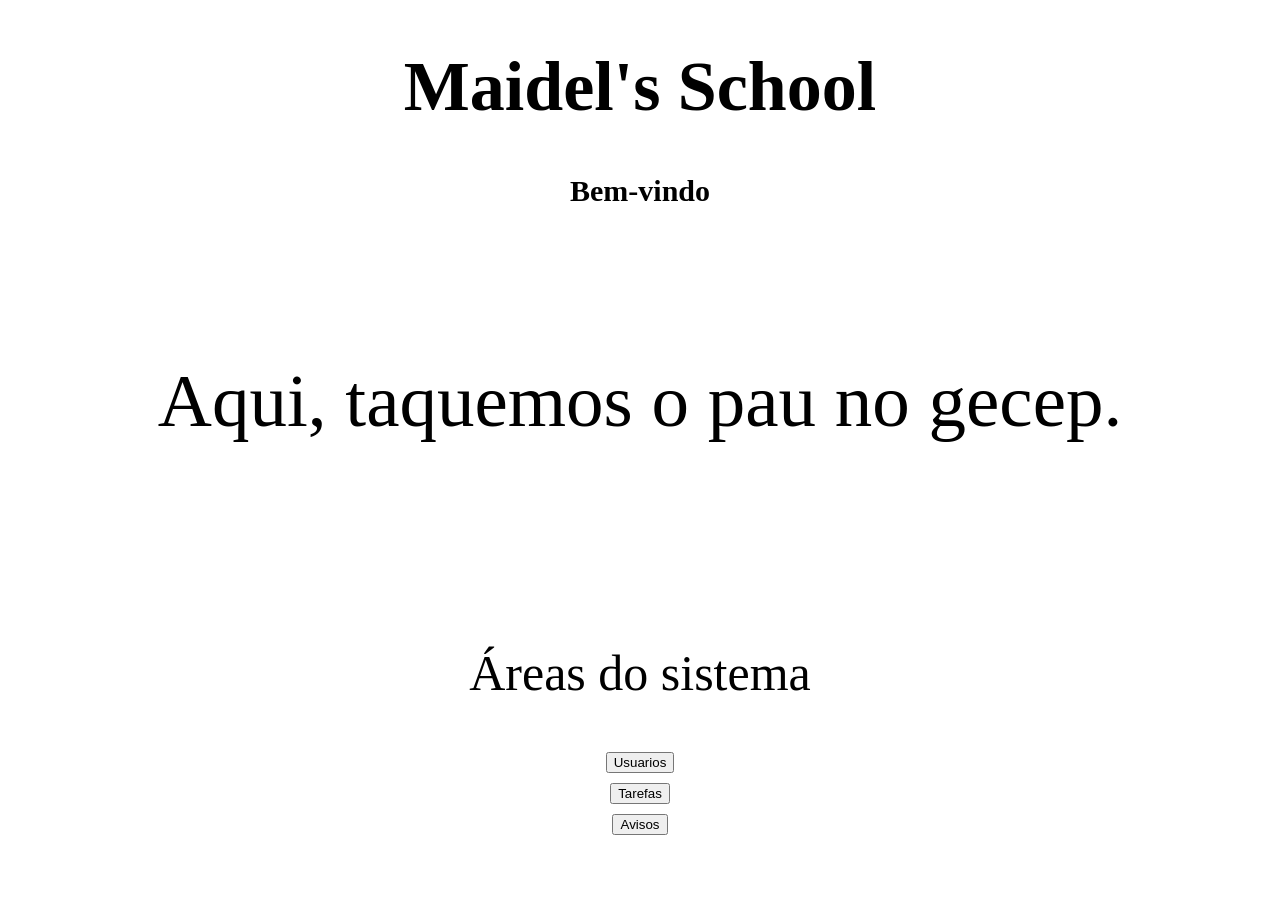
<file: atv1/index.html>
<!DOCTYPE html>
<html lang="pt-BR">

<head>
  <meta charset="UTF-8">
  <meta name="viewport" content="width=device-width, initial-scale=1.0">
  <link rel="stylesheet" href="style.css">
  <title>Maidel's Escola</title>
</head>

<body>
  <h1>Maidel's School</h1>

  <h2>Bem-vindo</h2>

  <div class="t1">
    Aqui, taquemos o pau no gecep.</div>

  <div class="t2">
    Áreas do sistema </div>

  <div class="botão">
   <button onclick="window.location.href='./pag2.html'">Usuarios</button>
  </div>

  <div class="botão2">
   <button onclick="window.location.href='./pag3.html'">Tarefas</button>
  </div>

   <div class="botão2">
   <button onclick="window.location.href='./pag4.html'">Avisos</button>
  </div>
  
</body>

</html>
</file>
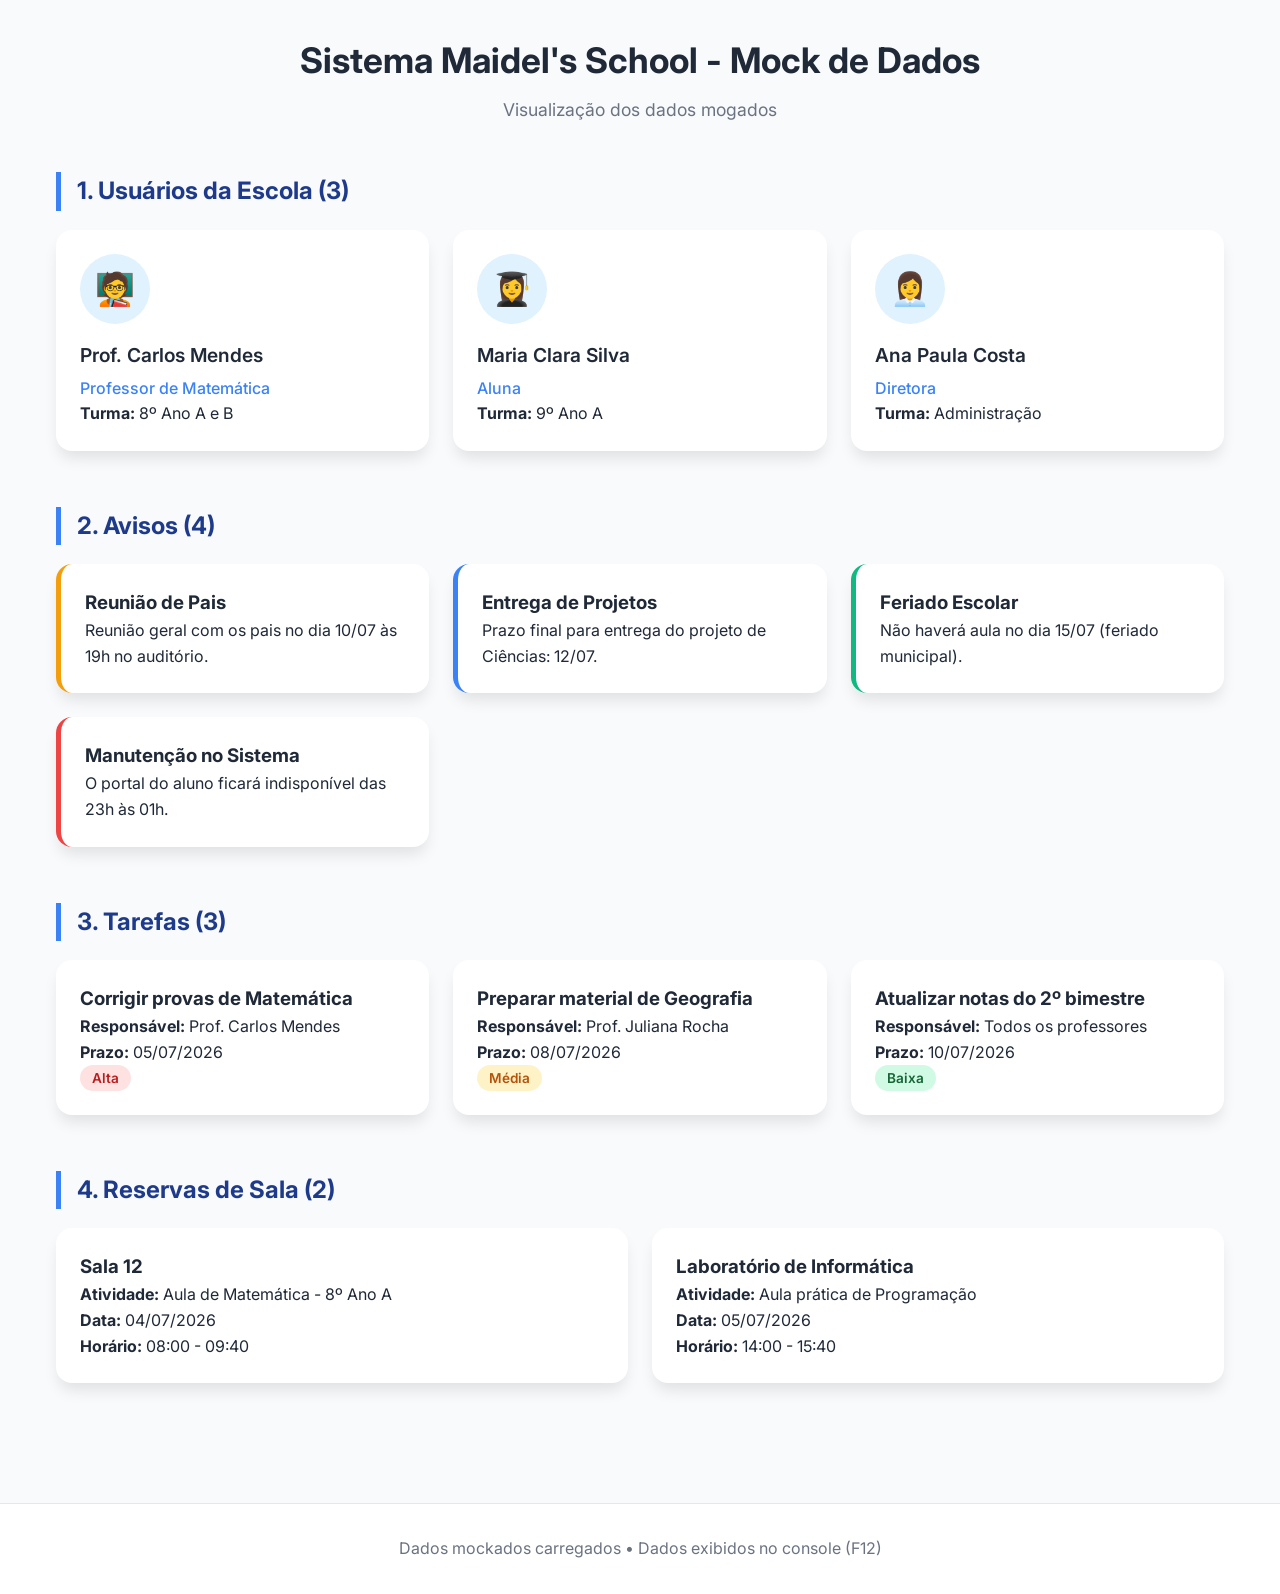
<file: atv13/index.html>
<!DOCTYPE html>
<html lang="pt-BR">
<head>
    <meta charset="UTF-8">
    <meta name="viewport" content="width=device-width, initial-scale=1.0">
    <title>Mock - Sistema Escolar</title>
    <link rel="stylesheet" href="style.css">
</head>
<body>
    <div class="container">
        <header>
            <h1>Sistema Maidel's School - Mock de Dados</h1>
            <p>Visualização dos dados mogados</p>
        </header>

        <main>
            <section class="section">
                <h2>1. Usuários da Escola (3)</h2>
                <div class="users-grid" id="usersContainer"></div>
            </section>

            <section class="section">
                <h2>2. Avisos (4)</h2>
                <div class="alerts-grid" id="alertsContainer"></div>
            </section>

            <section class="section">
                <h2>3. Tarefas (3)</h2>
                <div class="tasks-grid" id="tasksContainer"></div>
            </section>

            <section class="section">
                <h2>4. Reservas de Sala (2)</h2>
                <div class="reservations-grid" id="reservationsContainer"></div>
            </section>
        </main>
    </div>

    <footer>
        <p>Dados mockados carregados • <span id="log-info"></span></p>
    </footer>

    <script src="script.js"></script>
</body>
</html>
</file>
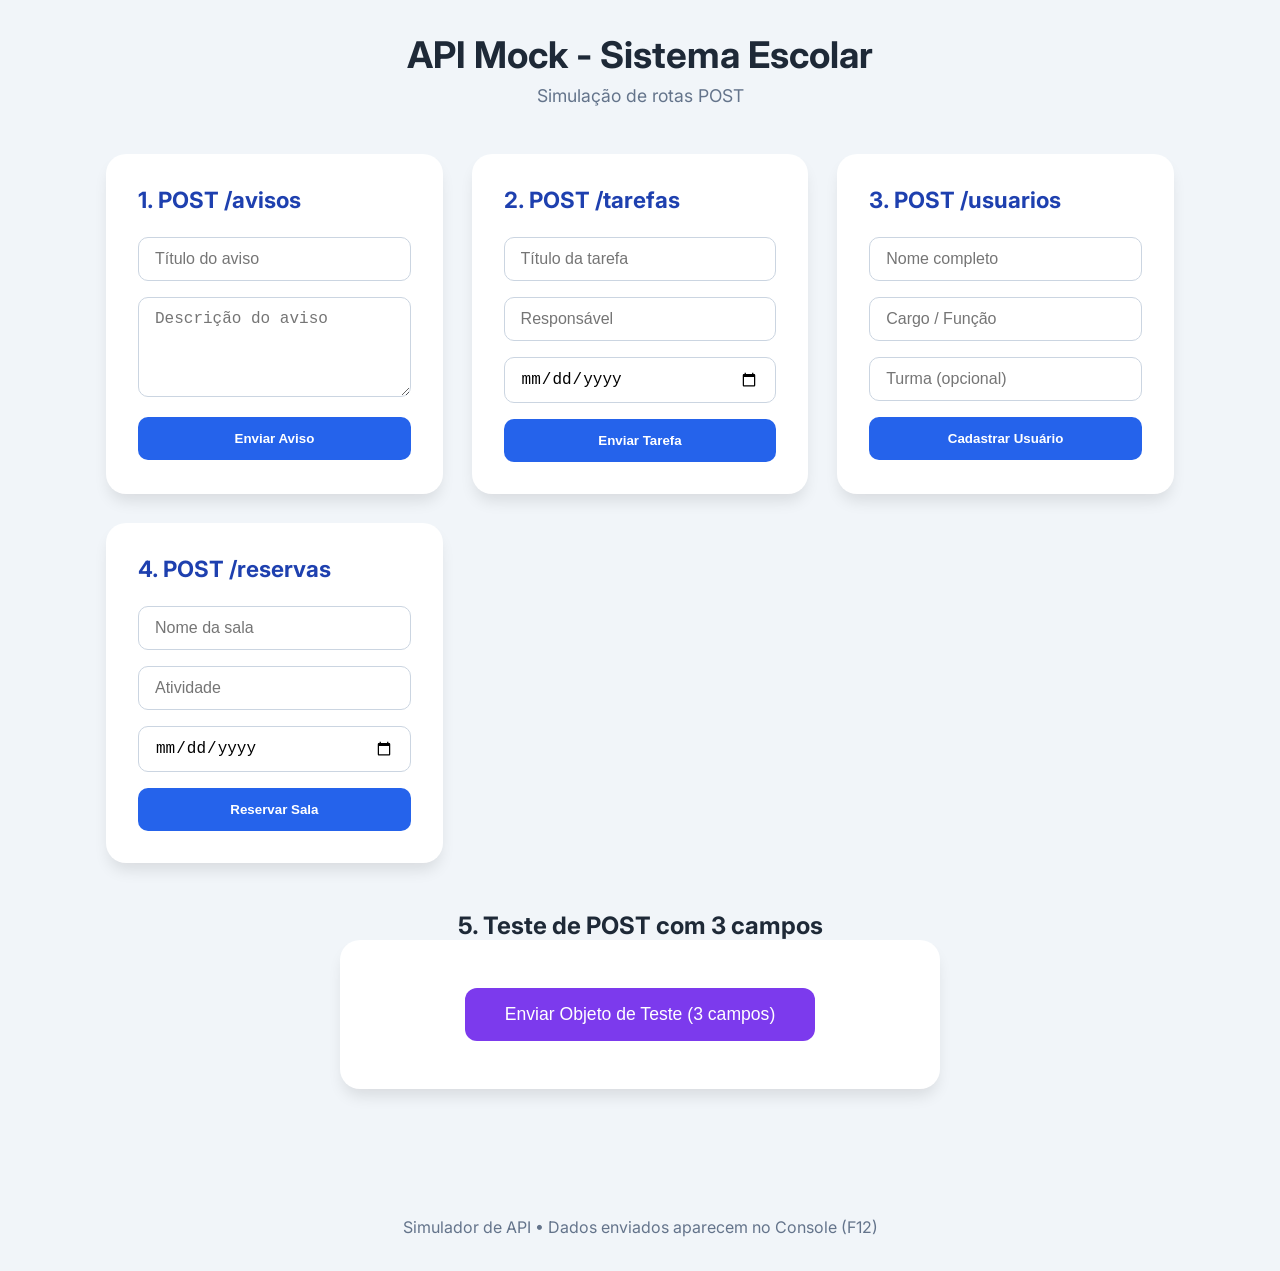
<file: atv14/index.html>
<!DOCTYPE html>
<html lang="pt-BR">
<head>
    <meta charset="UTF-8">
    <meta name="viewport" content="width=device-width, initial-scale=1.0">
    <title>API Mock - Rotas POST</title>
    <link rel="stylesheet" href="style.css">
</head>
<body>
    <div class="container">
        <header>
            <h1>API Mock - Sistema Escolar</h1>
            <p>Simulação de rotas POST</p>
        </header>

        <main class="forms-grid">
            
            <div class="card-form">
                <h2>1. POST /avisos</h2>
                <form id="avisoForm">
                    <input type="text" id="avisoTitulo" placeholder="Título do aviso" required>
                    <textarea id="avisoDesc" placeholder="Descrição do aviso" required></textarea>
                    <button type="submit">Enviar Aviso</button>
                </form>
            </div>

            <div class="card-form">
                <h2>2. POST /tarefas</h2>
                <form id="tarefaForm">
                    <input type="text" id="tarefaTitulo" placeholder="Título da tarefa" required>
                    <input type="text" id="tarefaResponsavel" placeholder="Responsável" required>
                    <input type="date" id="tarefaPrazo" required>
                    <button type="submit">Enviar Tarefa</button>
                </form>
            </div>

            <div class="card-form">
                <h2>3. POST /usuarios</h2>
                <form id="usuarioForm">
                    <input type="text" id="userNome" placeholder="Nome completo" required>
                    <input type="text" id="userCargo" placeholder="Cargo / Função" required>
                    <input type="text" id="userTurma" placeholder="Turma (opcional)">
                    <button type="submit">Cadastrar Usuário</button>
                </form>
            </div>

            <div class="card-form">
                <h2>4. POST /reservas</h2>
                <form id="reservaForm">
                    <input type="text" id="reservaSala" placeholder="Nome da sala" required>
                    <input type="text" id="reservaAtividade" placeholder="Atividade" required>
                    <input type="date" id="reservaData" required>
                    <button type="submit">Reservar Sala</button>
                </form>
            </div>

        </main>

        <section class="test-section">
            <h2>5. Teste de POST com 3 campos</h2>
            <div class="test-card">
                <button onclick="testarPost()" class="btn-test">
                    Enviar Objeto de Teste (3 campos)
                </button>
            </div>
        </section>
    </div>

    <footer>
        <p>Simulador de API • Dados enviados aparecem no Console (F12)</p>
    </footer>

    <script src="script.js"></script>
</body>
</html>
</file>
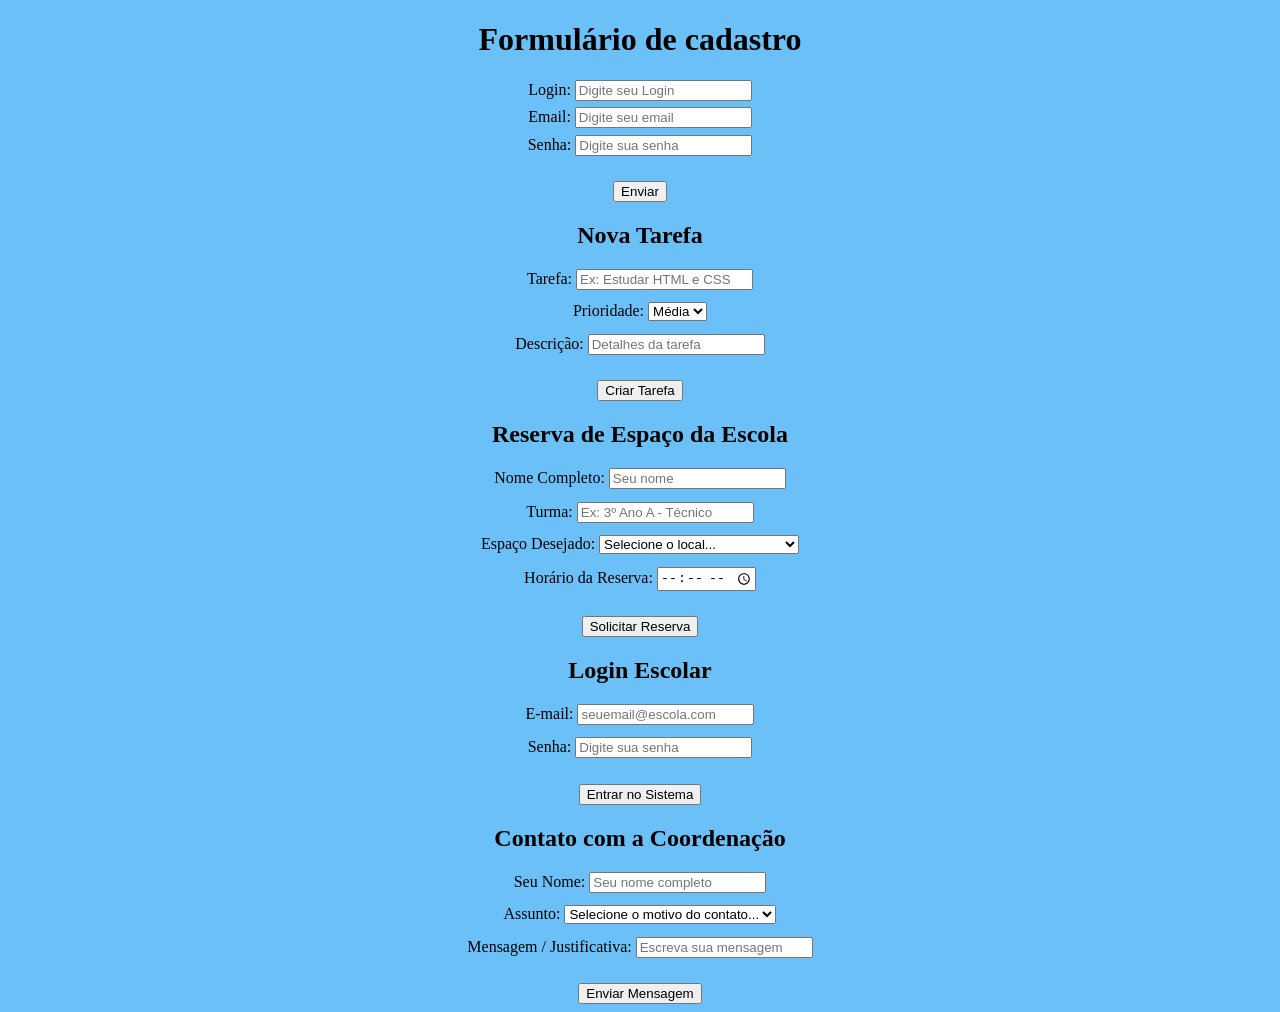
<file: atv3/index.html>
<!DOCTYPE html>
<html lang="en">
<head>
    <meta charset="UTF-8">
    <meta name="viewport" content="width=device-width, initial-scale=1.0">
    <link rel="stylesheet" href="style.css">
    <title>Document</title>
</head>
<body>
    <h1>Formulário de cadastro</h1>
    <div class="login">
        <label for="Login">Login:</label>
            <input type="text" id="Login" name="Login" placeholder="Digite seu Login" required>
        </div>
    <div class="login">
        <label for="Email">Email:</label>
            <input type="text" id="Email" name="Email" placeholder="Digite seu email" required>
        </div>
    <div class="login">
        <label for="Senha">Senha:</label>
            <input type="text" id="Senha" name="Senha" placeholder="Digite sua senha" required>
        </div>

        <div class="button">
        <Button type="submit">Enviar</Button>
        </div>



            <div class="card-formulario">
        <h2>Nova Tarefa</h2>

        <form action="#" method="POST">
            
            <div class="campo">
                <label for="titulo">Tarefa:</label>
                <input type="text" id="titulo" name="titulo" placeholder="Ex: Estudar HTML e CSS" required>
            </div>

            <div class="campo">
                <label for="prioridade">Prioridade:</label>
                <select id="prioridade" name="prioridade" required>
                    <option value="baixa">Baixa</option>
                    <option value="media" selected>Média</option>
                    <option value="alta">Alta</option>
                </select>
            </div>

            <div class="campo">
                <label for="descricao">Descrição:</label>
                <input type="descricao" name="descricao" rows="4" placeholder="Detalhes da tarefa">
            </div>

            <div class="container-botao">
                <button type="submit">Criar Tarefa</button>
            </div>

        </form>
    </div>

<div class="card-formulario">
        <h2>Reserva de Espaço da Escola</h2>
        <form action="#" method="POST">
            <div class="campo">
                <label for="nome-reserva">Nome Completo:</label>
                <input type="text" id="nome-reserva" name="nome" placeholder="Seu nome" required>
            </div>

            <div class="campo">
                <label for="turma">Turma:</label>
                <input type="text" id="turma" name="turma" placeholder="Ex: 3º Ano A - Técnico" required>
            </div>

            <div class="campo">
                <label for="espaco">Espaço Desejado:</label>
                <select id="espaco" name="espaco" required>
                    <option value="">Selecione o local...</option>
                    <option value="laboratorio">Laboratório de Informática</option>
                    <option value="biblioteca">Sala de Estudos da Biblioteca</option>
                    <option value="quadra">Quadra Poliesportiva</option>
                    <option value="auditorio">Auditório</option>
                </select>
            </div>

            <div class="campo">
                <label for="horario">Horário da Reserva:</label>
                <input type="time" id="horario" name="horario" required>
            </div>

            <div class="container-botao">
                <button type="submit">Solicitar Reserva</button>
            </div>
        </form>
    </div>

    <div class="card-formulario">
        <h2>Login Escolar</h2>
        <form action="#" method="POST">
            <div class="campo">
                <label for="email-login">E-mail:</label>
                <input type="email" id="email-login" name="email" placeholder="seuemail@escola.com" required>
            </div>

            <div class="campo">
                <label for="senha-login">Senha:</label>
                <input type="password" id="senha-login" name="senha" placeholder="Digite sua senha" required>
            </div>

            <div class="container-botao">
                <button type="submit">Entrar no Sistema</button>
            </div>
        </form>
    </div>

    <div class="card-formulario">
        <h2>Contato com a Coordenação</h2>
        <form action="#" method="POST">
            <div class="campo">
                <label for="nome-contato">Seu Nome:</label>
                <input type="text" id="nome-contato" name="nome" placeholder="Seu nome completo" required>
            </div>

            <div class="campo">
                <label for="assunto">Assunto:</label>
                <select id="assunto" name="assunto" required>
                    <option value="">Selecione o motivo do contato...</option>
                    <option value="duvida">Dúvida sobre Matérias/Horários</option>
                    <option value="justificativa">Justificativa de Falta</option>
                    <option value="sugestao">Sugestão ou Reclamação</option>
                    <option value="outro">Outros Assuntos</option>
                </select>
            </div>

            <div class="campo">
                <label for="mensagem">Mensagem / Justificativa:</label>
                <input type="mensagem" name="mensagem" rows="5" placeholder="Escreva sua mensagem" required>
            </div>

            <div class="container-botao">
                <button type="submit">Enviar Mensagem</button>
            </div>
        </form>
    </div>

</body>
</html>
</file>
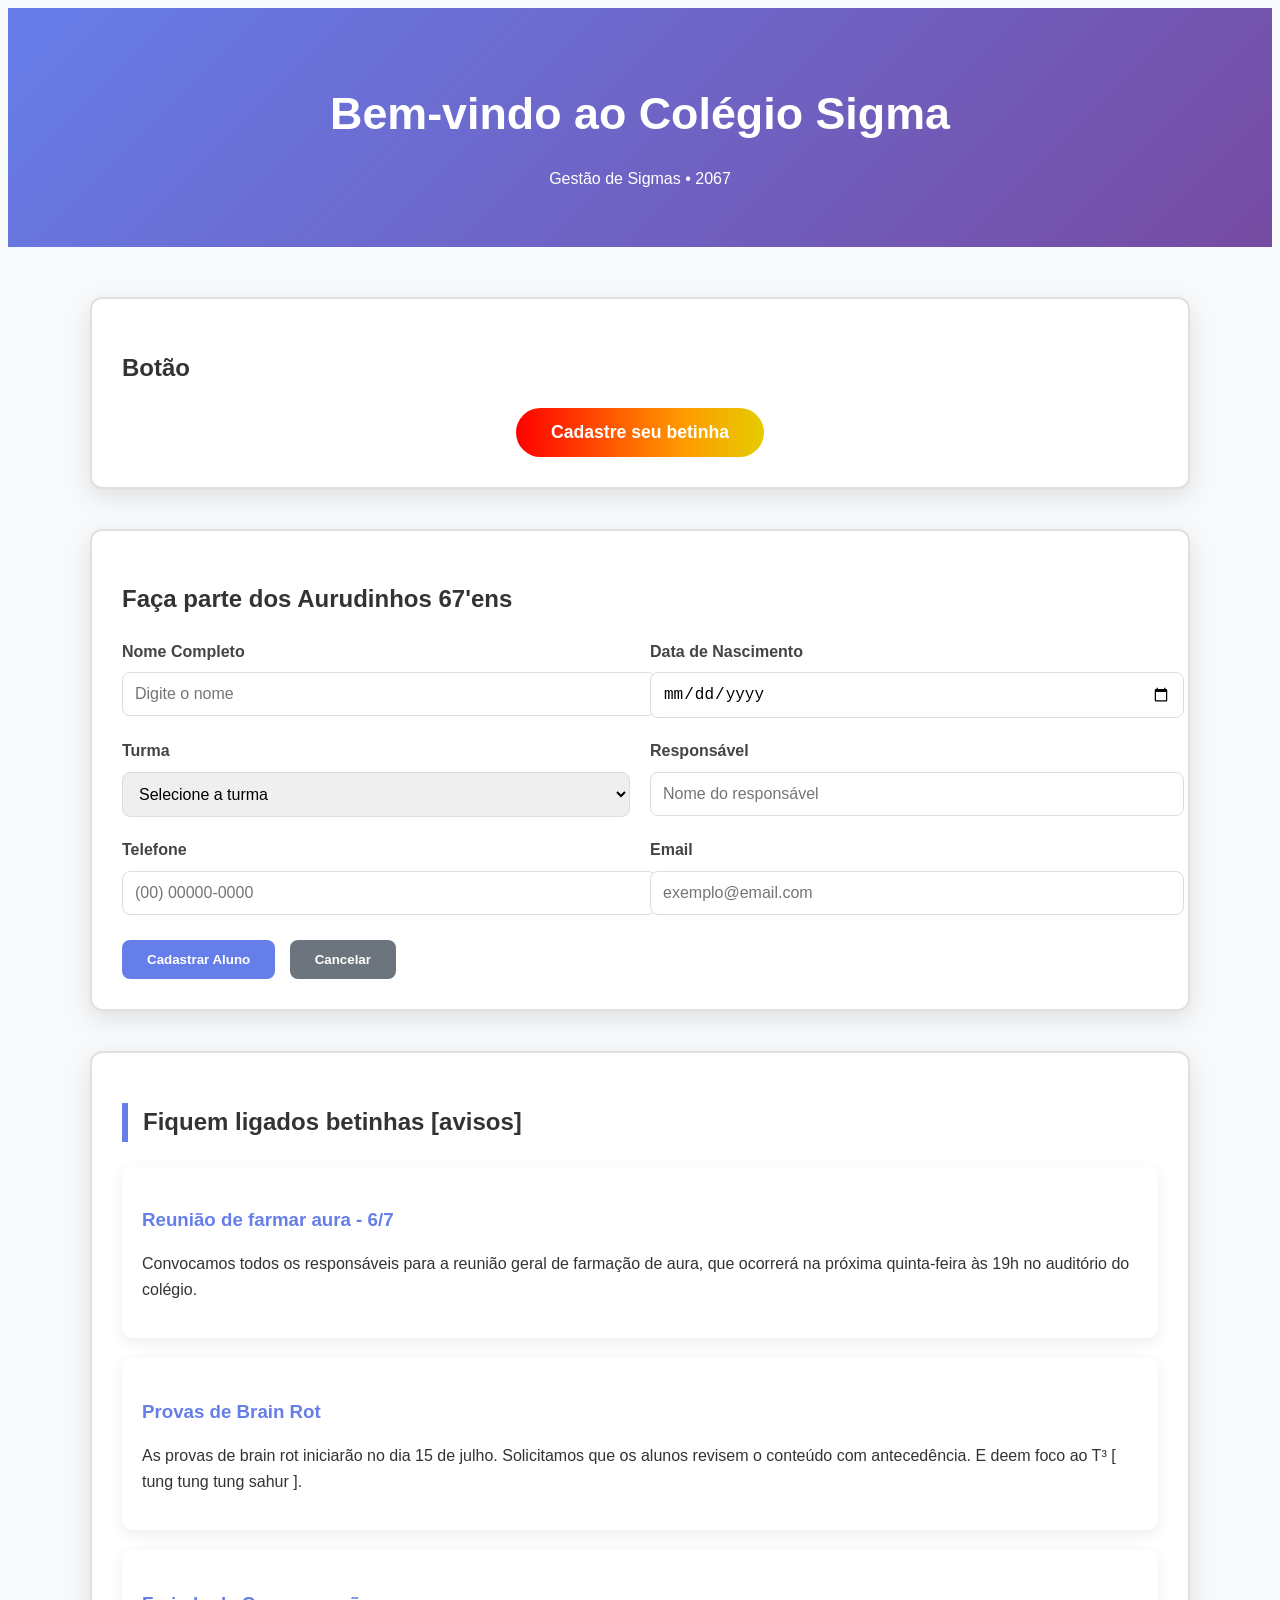
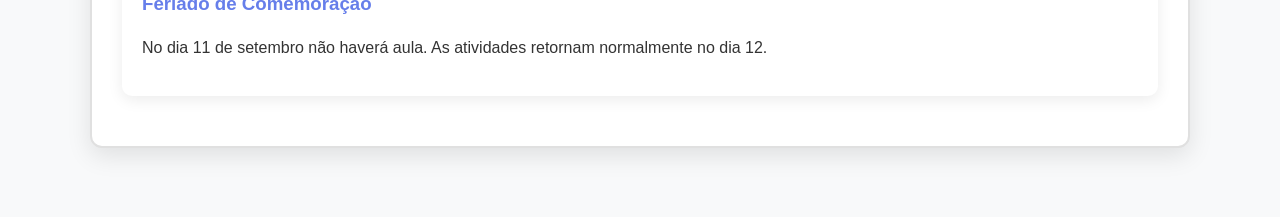
<file: atv4/index.html>
<!DOCTYPE html>
<html lang="pt">
<head>
  <meta charset="UTF-8">
  <meta name="viewport" content="width=device-width, initial-scale=1.0">
  <title>Sistema Escolar</title>
  <link rel="stylesheet" href="style.css">
</head>
<body>

  <header>
    <h1>Bem-vindo ao Colégio Sigma</h1>
    <p>Gestão de Sigmas • 2067</p>
  </header>

  <div class="container">

    <div class="caixa">
      <h2>Botão</h2>
      <center>
          <button class="botao">Cadastre seu betinha</button>
      </center>
    </div>

    <div class="caixa">
      <h2>Faça parte dos Aurudinhos 67'ens</h2>
      <form>
        <div class="form-grid">
          <div>
            <label>Nome Completo</label>
            <input type="text" placeholder="Digite o nome" required>
          </div>
          <div>
            <label>Data de Nascimento</label>
            <input type="date" required>
          </div>
          <div>
            <label>Turma</label>
            <select required>
              <option value="">Selecione a turma</option>
              <option>67º Ano A</option>
              <option>61º Ano B</option>
              <option>69º Ano A</option>
              <option>9º Ano C</option>
            </select>
          </div>
          <div>
            <label>Responsável</label>
            <input type="text" placeholder="Nome do responsável">
          </div>
          <div>
            <label>Telefone</label>
            <input type="tel" placeholder="(00) 00000-0000">
          </div>
          <div>
            <label>Email</label>
            <input type="email" placeholder="exemplo@email.com">
          </div>
        </div>
      </form>
      <br>
      <button class="btn btn-primary">Cadastrar Aluno</button>
      <button class="btn btn-secondary">Cancelar</button>
    </div>

    <div class="caixa avisos">
      <h2>Fiquem ligados betinhas [avisos]</h2>
      
      <div class="aviso">
        <h3>Reunião de farmar aura - 6/7</h3>
        <p>Convocamos todos os responsáveis para a reunião geral de farmação de aura, que ocorrerá na próxima quinta-feira às 19h no auditório do colégio.</p>
      </div>

      <div class="aviso">
        <h3>Provas de Brain Rot</h3>
        <p>As provas de brain rot iniciarão no dia 15 de julho. Solicitamos que os alunos revisem o conteúdo com antecedência. E deem foco ao T³ [ tung tung tung sahur ].</p>
      </div>

      <div class="aviso">
        <h3>Feriado de Comemoração</h3>
        <p>No dia 11 de setembro não haverá aula. As atividades retornam normalmente no dia 12.</p>
      </div>
    </div>

  </div>

</body>
</html>
</file>
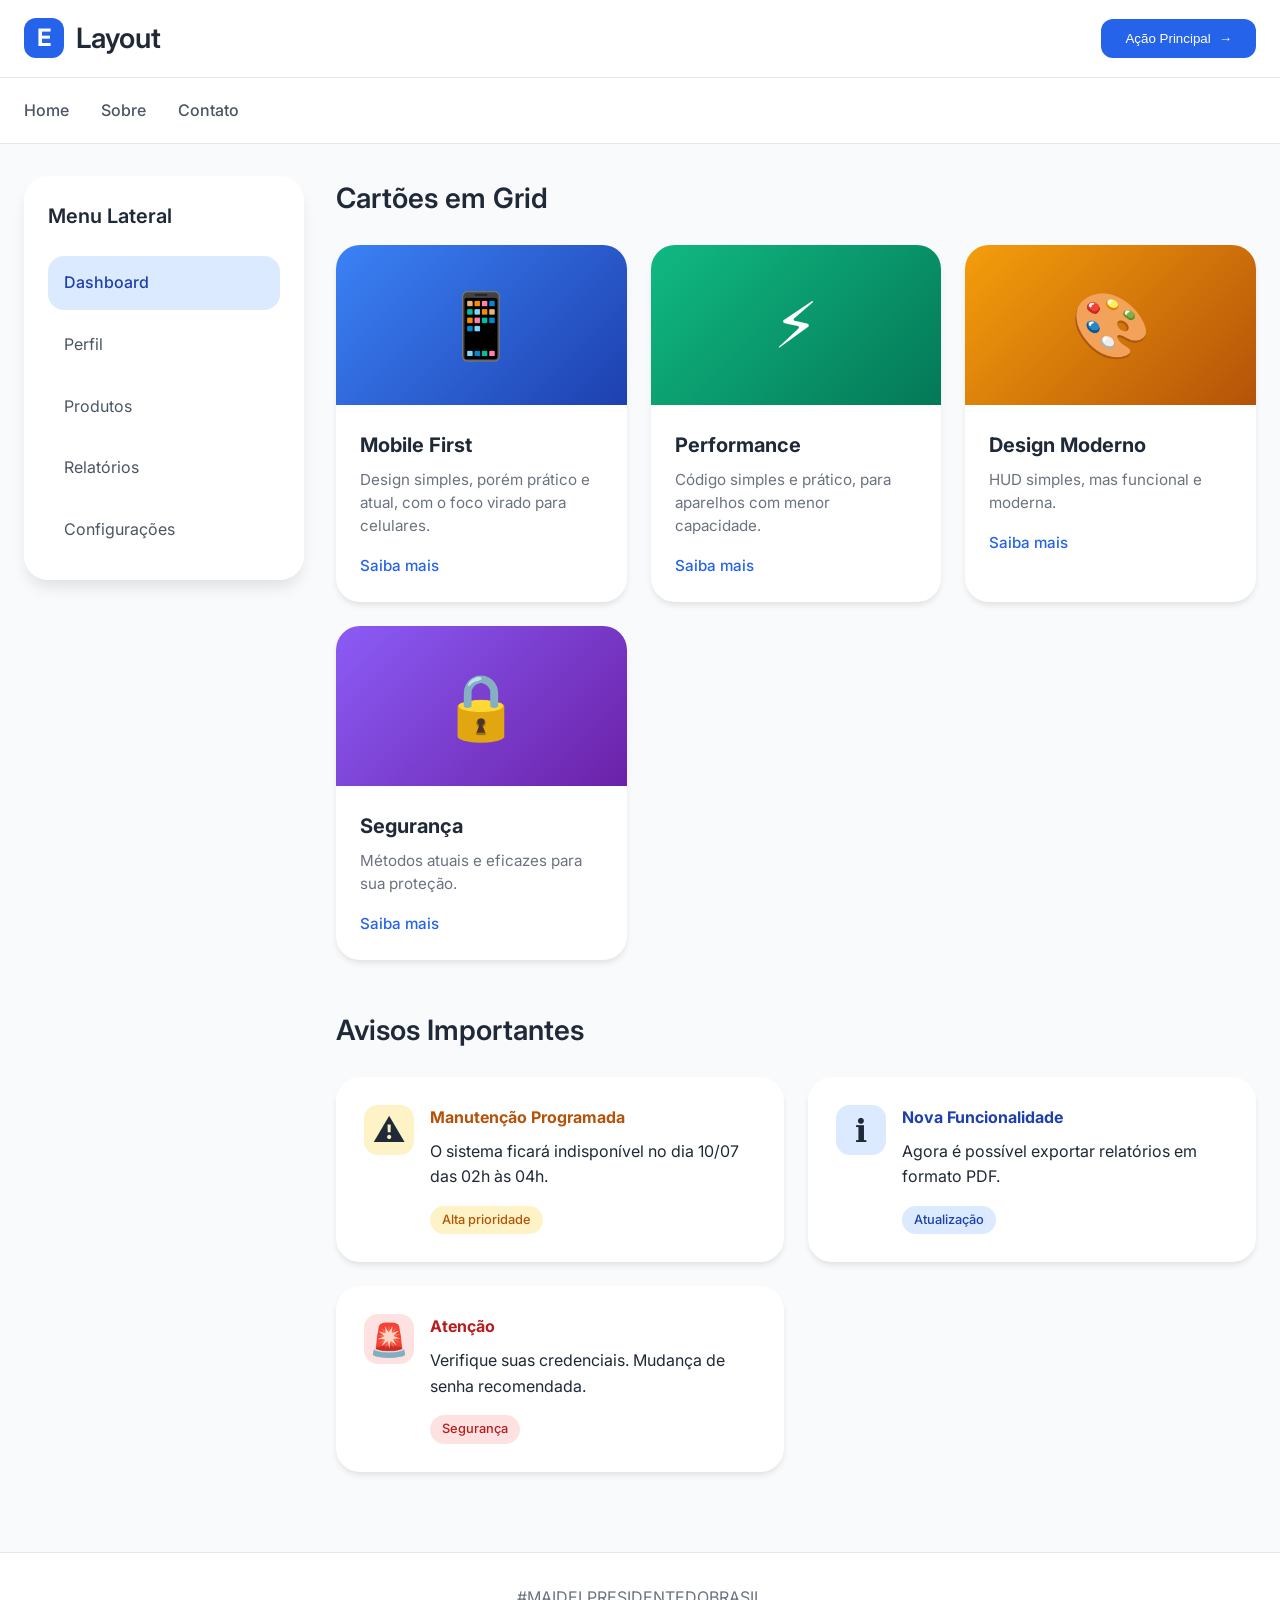
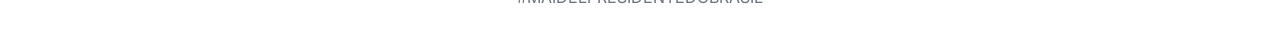
<file: atv5/index.html>
<!DOCTYPE html>
<html lang="pt-BR">
<head>
    <meta charset="UTF-8">
    <meta name="viewport" content="width=device-width, initial-scale=1.0">
    <title>Exercícios de Layout</title>
    <link rel="stylesheet" href="style.css">
</head>
<body>

    <header>
        <div class="header-content">
            <div class="logo">
                <div class="logo-icon">E</div>
                <h1>Layout</h1>
            </div>
            <button onclick="alert('clicou, boa!')" class="btn-primary">
                Ação Principal
                <span class="arrow">→</span>
            </button>
        </div>
    </header>

    <nav>
        <div class="nav-content">
            <a href="#" class="nav-link">Home</a>
            <a href="#" class="nav-link">Sobre</a>
            <a href="#" class="nav-link">Contato</a>
        </div>
    </nav>

    <div class="container">
        <div class="main-grid">
            

            <aside class="sidebar">
                <h3>Menu Lateral</h3>
                <div class="sidebar-menu">
                    <a href="#" class="sidebar-link active">Dashboard</a>
                    <a href="#" class="sidebar-link">Perfil</a>
                    <a href="#" class="sidebar-link">Produtos</a>
                    <a href="#" class="sidebar-link">Relatórios</a>
                    <a href="#" class="sidebar-link">Configurações</a>
                </div>
            </aside>

            <main class="content">
                
                <section class="section">
                    <h2>Cartões em Grid</h2>
                    <div class="cards-grid">
                        <div class="card">
                            <div class="card-image bg-blue">📱</div>
                            <div class="card-body">
                                <h4>Mobile First</h4>
                                <p>Design simples, porém prático e atual, com o foco virado para celulares.</p>
                                <span class="card-link">Saiba mais</span>
                            </div>
                        </div>

                        <div class="card">
                            <div class="card-image bg-emerald">⚡</div>
                            <div class="card-body">
                                <h4>Performance</h4>
                                <p>Código simples e prático, para aparelhos com menor capacidade.</p>
                                <span class="card-link">Saiba mais</span>
                            </div>
                        </div>

                        <div class="card">
                            <div class="card-image bg-amber">🎨</div>
                            <div class="card-body">
                                <h4>Design Moderno</h4>
                                <p>HUD simples, mas funcional e moderna.</p>
                                <span class="card-link">Saiba mais</span>
                            </div>
                        </div>

                        <div class="card">
                            <div class="card-image bg-purple">🔒</div>
                            <div class="card-body">
                                <h4>Segurança</h4>
                                <p>Métodos atuais e eficazes para sua proteção.</p>
                                <span class="card-link">Saiba mais</span>
                            </div>
                        </div>
                    </div>
                </section>

                <!-- Cards de Avisos -->
                <section class="section">
                    <h2>Avisos Importantes</h2>
                    <div class="alerts-grid">
                        <div class="alert-card warning">
                            <div class="alert-icon">⚠️</div>
                            <div class="alert-content">
                                <h4>Manutenção Programada</h4>
                                <p>O sistema ficará indisponível no dia 10/07 das 02h às 04h.</p>
                                <span class="alert-tag">Alta prioridade</span>
                            </div>
                        </div>

                        <div class="alert-card info">
                            <div class="alert-icon">ℹ️</div>
                            <div class="alert-content">
                                <h4>Nova Funcionalidade</h4>
                                <p>Agora é possível exportar relatórios em formato PDF.</p>
                                <span class="alert-tag">Atualização</span>
                            </div>
                        </div>

                        <div class="alert-card danger">
                            <div class="alert-icon">🚨</div>
                            <div class="alert-content">
                                <h4>Atenção</h4>
                                <p>Verifique suas credenciais. Mudança de senha recomendada.</p>
                                <span class="alert-tag">Segurança</span>
                            </div>
                        </div>
                    </div>
                </section>

            </main>
        </div>
    </div>

    <footer>
        <p>#MAIDELPRESIDENTEDOBRASIL</p>
    </footer>

</body>
</html>
</file>
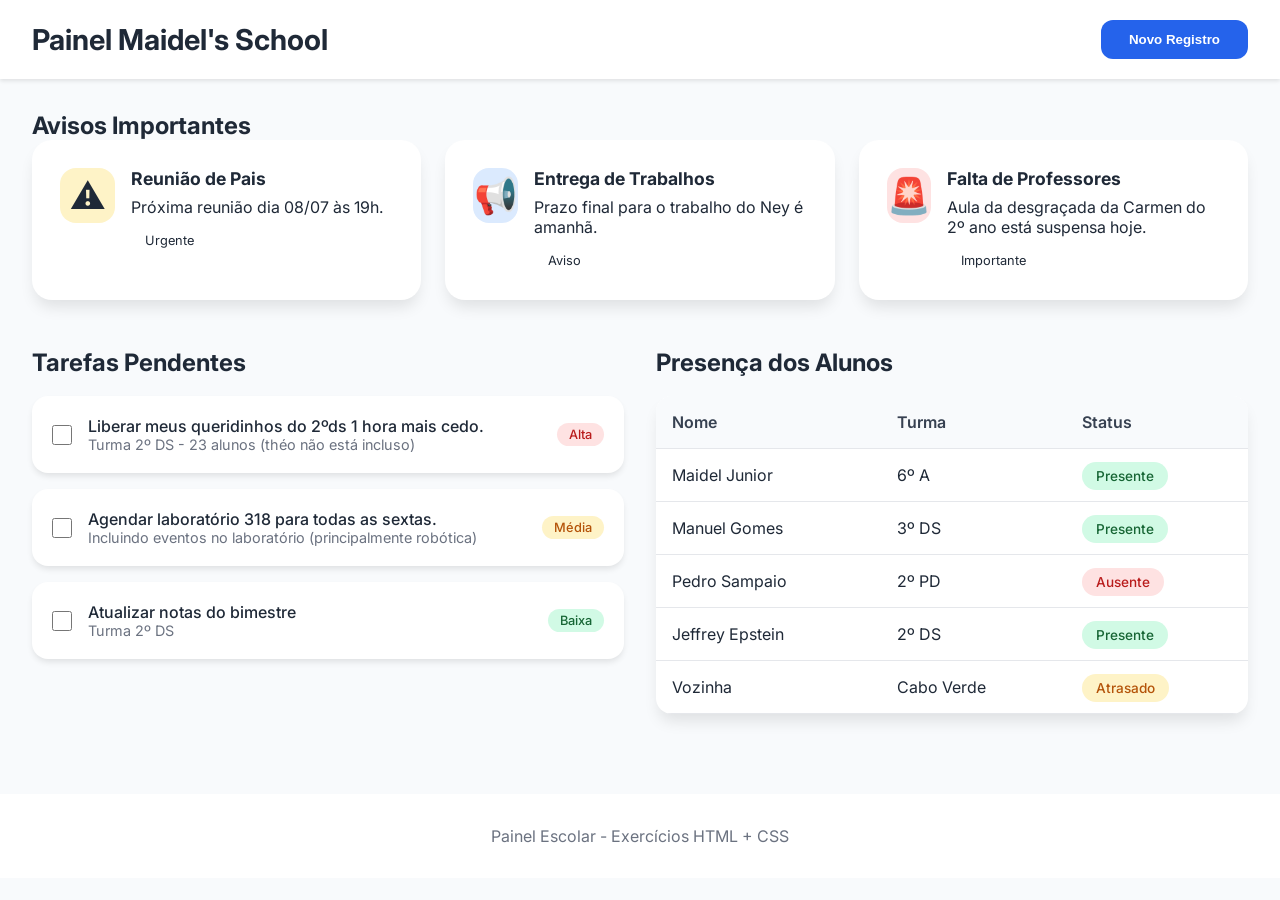
<file: atv6/index.html>
<!DOCTYPE html>
<html lang="pt-BR">
<head>
    <meta charset="UTF-8">
    <meta name="viewport" content="width=device-width, initial-scale=1.0">
    <title>Painel de Controle</title>
    <link rel="stylesheet" href="style.css">
</head>
<body>

    <!-- Cabeçalho -->
    <header>
        <div class="header-content">
            <div class="logo">
                <h1>Painel Maidel's School</h1>
            </div>
            <button onclick="abrirFormulario()" class="btn-primary">
                Novo Registro
            </button>
        </div>
    </header>

    <div class="container">
        
        <section class="section">
            <h2>Avisos Importantes</h2>
            <div class="alerts-grid">
                <div class="alert-card warning">
                    <div class="alert-icon">⚠️</div>
                    <div class="alert-content">
                        <h4>Reunião de Pais</h4>
                        <p>Próxima reunião dia 08/07 às 19h.</p>
                        <span class="alert-tag">Urgente</span>
                    </div>
                </div>

                <div class="alert-card info">
                    <div class="alert-icon">📢</div>
                    <div class="alert-content">
                        <h4>Entrega de Trabalhos</h4>
                        <p>Prazo final para o trabalho do Ney é amanhã.</p>
                        <span class="alert-tag">Aviso</span>
                    </div>
                </div>

                <div class="alert-card danger">
                    <div class="alert-icon">🚨</div>
                    <div class="alert-content">
                        <h4>Falta de Professores</h4>
                        <p>Aula da desgraçada da Carmen do 2º ano está suspensa hoje.</p>
                        <span class="alert-tag">Importante</span>
                    </div>
                </div>
            </div>
        </section>

        <div class="dashboard-grid">
            
            <!-- 4. Lista de Tarefas com Cards -->
            <div class="tasks-section">
                <h2>Tarefas Pendentes</h2>
                <div class="tasks-list">
                    <div class="task-card">
                        <input type="checkbox" class="task-check">
                        <div class="task-info">
                            <p class="task-title">Liberar meus queridinhos do 2ºds 1 hora mais cedo. </p>
                            <p class="task-desc">Turma 2º DS - 23 alunos (théo não está incluso)</p>
                        </div>
                        <span class="task-priority high">Alta</span>
                    </div>

                    <div class="task-card">
                        <input type="checkbox" class="task-check">
                        <div class="task-info">
                            <p class="task-title">Agendar laboratório 318 para todas as sextas.</p>
                            <p class="task-desc">Incluindo eventos no laboratório (principalmente robótica)</p>
                        </div>
                        <span class="task-priority medium">Média</span>
                    </div>

                    <div class="task-card">
                        <input type="checkbox" class="task-check">
                        <div class="task-info">
                            <p class="task-title">Atualizar notas do bimestre</p>
                            <p class="task-desc">Turma 2º DS</p>
                        </div>
                        <span class="task-priority low">Baixa</span>
                    </div>
                </div>
            </div>

            <div class="table-section">
                <h2>Presença dos Alunos</h2>
                <table class="presence-table">
                    <thead>
                        <tr>
                            <th>Nome</th>
                            <th>Turma</th>
                            <th>Status</th>
                        </tr>
                    </thead>
                    <tbody>
                        <tr>
                            <td>Maidel Junior</td>
                            <td>6º A</td>
                            <td><span class="status present">Presente</span></td>
                        </tr>
                        <tr>
                            <td>Manuel Gomes</td>
                            <td>3º DS</td>
                            <td><span class="status present">Presente</span></td>
                        </tr>
                        <tr>
                            <td>Pedro Sampaio</td>
                            <td>2º PD</td>
                            <td><span class="status absent">Ausente</span></td>
                        </tr>
                        <tr>
                            <td>Jeffrey Epstein</td>
                            <td>2º DS</td>
                            <td><span class="status present">Presente</span></td>
                        </tr>
                        <tr>
                            <td>Vozinha</td>
                            <td>Cabo Verde</td>
                            <td><span class="status late">Atrasado</span></td>
                        </tr>
                    </tbody>
                </table>
            </div>

        </div>
    </div>

    <div id="formModal" class="modal">
        <div class="modal-content">
            <h3>Novo Registro de Aluno</h3>
            <form>
                <label>Nome Completo</label>
                <input type="text" placeholder="Ex: João da Silva">

                <label>Turma</label>
                <select>
                    <option>7º Ano A</option>
                    <option>7º Ano B</option>
                    <option>8º Ano A</option>
                    <option>8º Ano B</option>
                </select>

                <label>Status de Presença</label>
                <div class="radio-group">
                    <label><input type="radio" name="status"> Presente</label>
                    <label><input type="radio" name="status"> Ausente</label>
                    <label><input type="radio" name="status"> Atrasado</label>
                </div>

                <div class="form-buttons">
                    <button type="button" onclick="fecharFormulario()" class="btn-secondary">Cancelar</button>
                    <button type="submit" class="btn-primary">Salvar</button>
                </div>
            </form>
        </div>
    </div>

    <footer>
        <p>Painel Escolar - Exercícios HTML + CSS</p>
    </footer>

    <script>
        function abrirFormulario() {
            document.getElementById('formModal').style.display = 'flex';
        }

        function fecharFormulario() {
            document.getElementById('formModal').style.display = 'none';
        }
    </script>
</body>
</html>
</file>
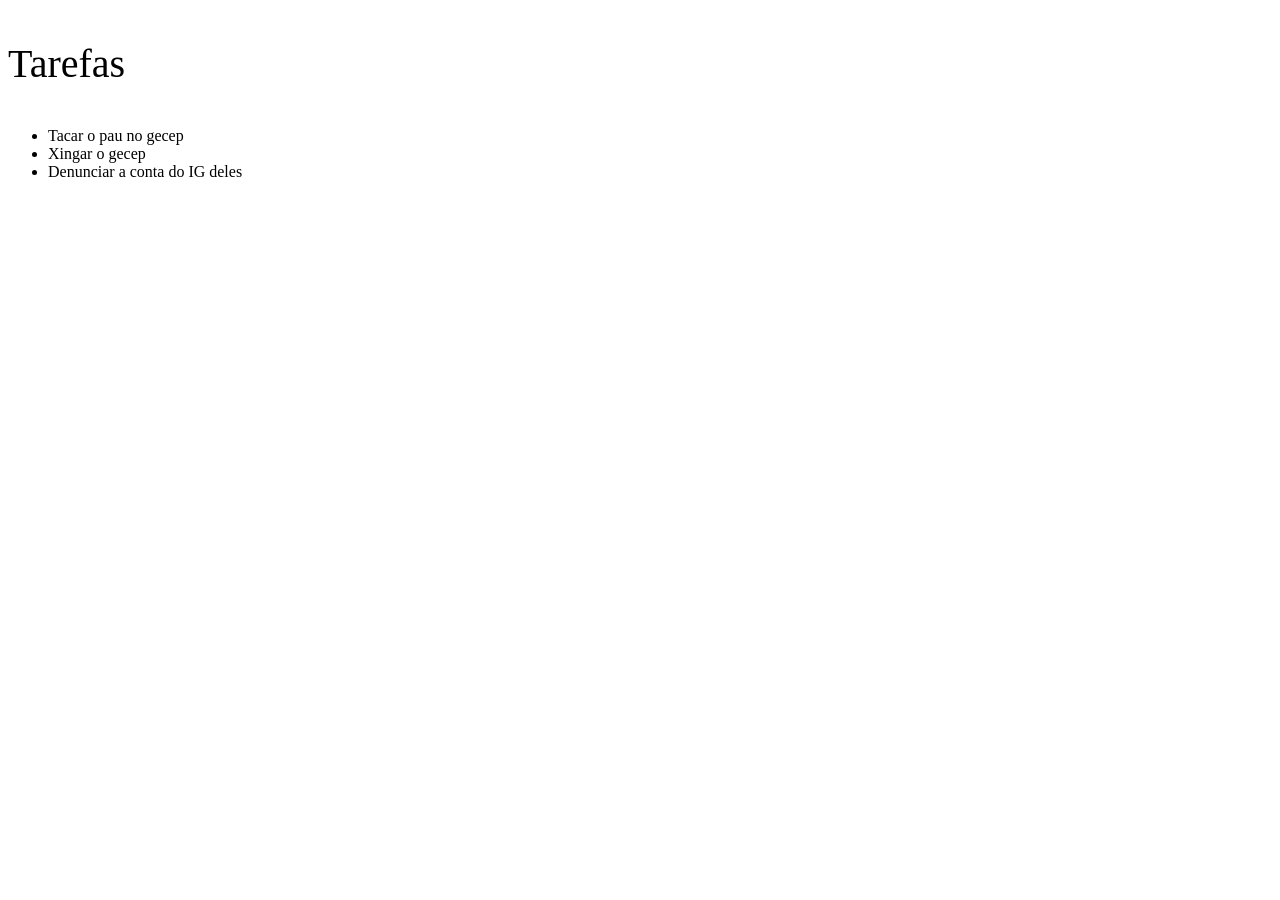
<file: atv1/pag3.html>
<!DOCTYPE html>
<html lang="en">
<head>
    <meta charset="UTF-8">
    <meta name="viewport" content="width=device-width, initial-scale=1.0">
    <link rel="stylesheet" href="style3.css">
    <title>Document</title>
</head>
<body>
    <p>Tarefas</p>

    <ul>
        <li>Tacar o pau no gecep</li>
        <li>Xingar o gecep</li>
        <li>Denunciar a conta do IG deles</li>
    </ul>
</body>
</html>
</file>
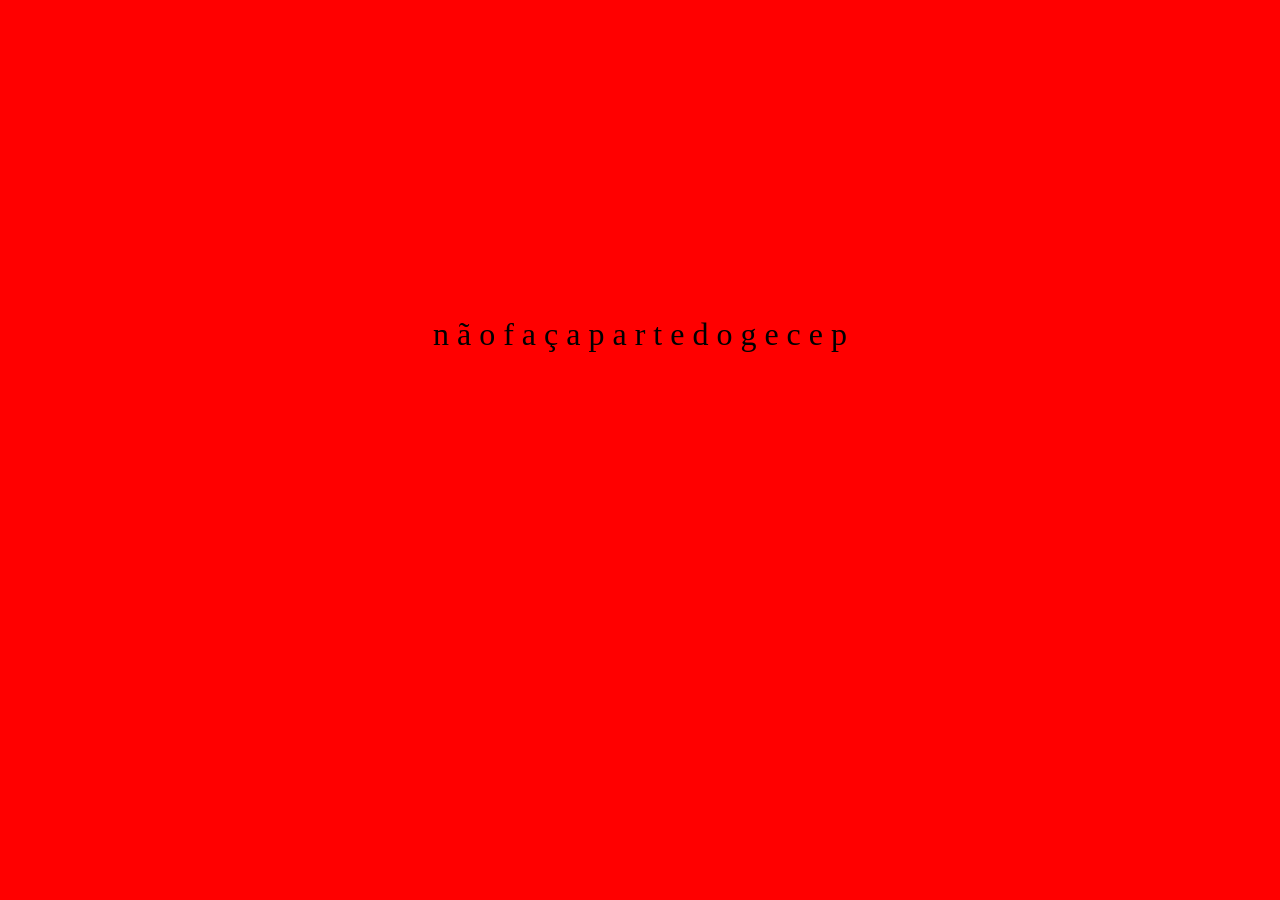
<file: atv1/pag4.html>
<!DOCTYPE html>
<html lang="en">
<head>
    <meta charset="UTF-8">
    <meta name="viewport" content="width=device-width, initial-scale=1.0">
    <link rel="stylesheet" href="style4.css">
    <title>Document</title>
</head>
<body>
    <p>n ã o   f a ç a   p a r t e   d o   g e c e p</p>
</body>
</html>
</file>
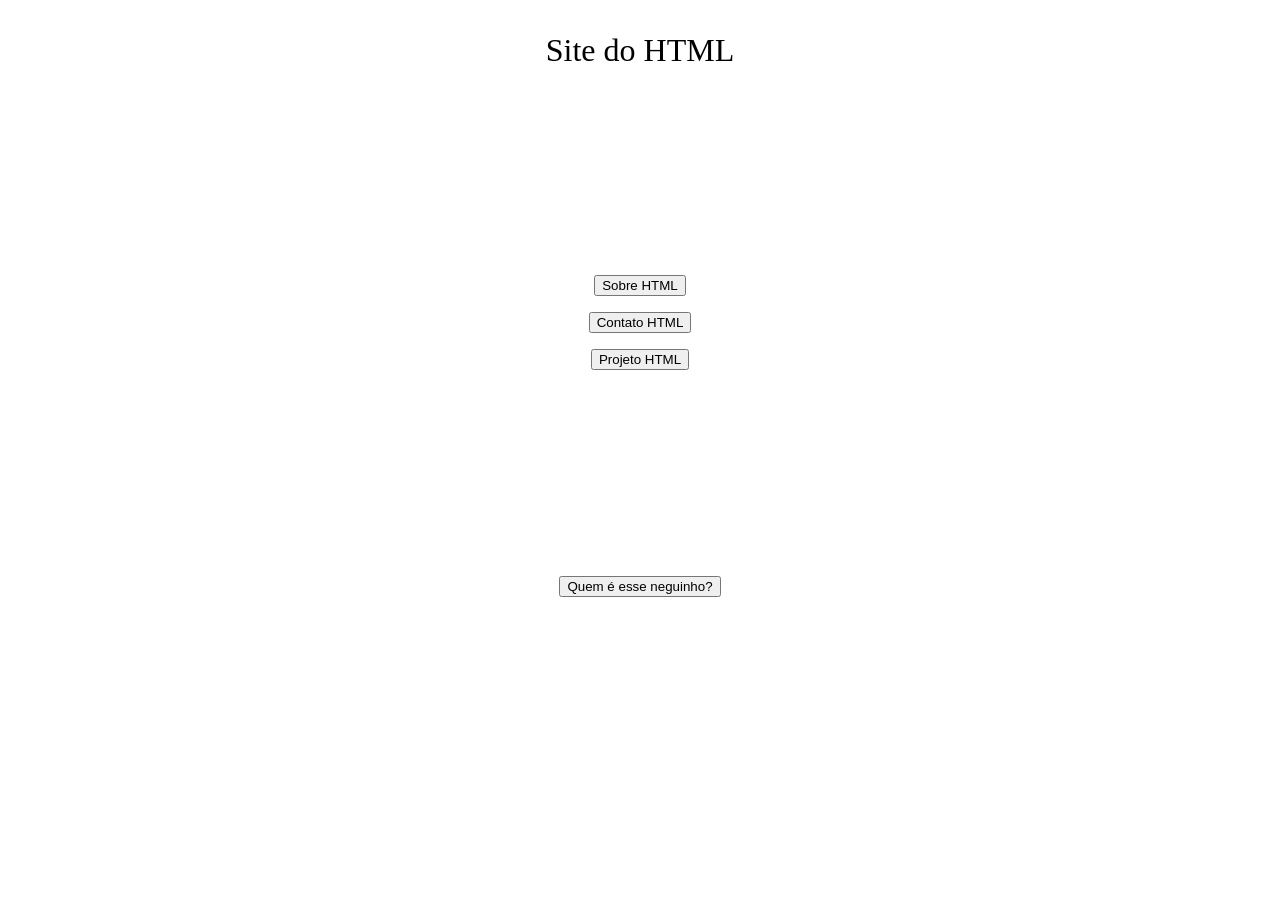
<file: atv2/pgninicial.html>
<!DOCTYPE html>
<html lang="en">
<head>
    <meta charset="UTF-8">
    <meta name="viewport" content="width=device-width, initial-scale=1.0">
    <link rel="stylesheet" href="stylepgninicial.css">
    <title>Página inicial</title>
</head>
<body>
    <p>Site do HTML</p>

    <div class="sobre">
        <Button onclick="window.location.href='./sobre.html'">Sobre HTML</Button>
    </div>
    <div class="contato">
        <Button onclick="window.location.href='./contato.html'">Contato HTML</Button>
    </div>
    <div class="projeto">
        <Button onclick="window.location.href='./projeto.html'">Projeto HTML</Button>
    </div>


    <div class="quem">
        <button onclick="window.location.href='./index2.html'">Quem é esse neguinho?</button>
    </div>

</body>
</html>
</file>
<file: atv1/style.css>
h1{
    font-size: 70px;
    color: rgb(0, 0, 0);
    text-align: center;
}

h2{
    font-size: 30px;
    text-align: center;
}

.t1{
    font-size: 75px;
    text-align: center;
    margin-top: 150px;
}

.t2{
    font-size: 50px;
    text-align: center;
    margin-top: 200px;
}

.botão{
    text-align: center;
    margin-top: 50px;
}

.botão2{
    text-align: center;
    margin-top: 10px;
}

.botão3{
    margin-top: 10px;
    text-align: center;
}
</file>
<file: atv13/style.css>
@import url('https://fonts.googleapis.com/css2?family=Inter:wght@400;500;600&display=swap');

* {
    margin: 0;
    padding: 0;
    box-sizing: border-box;
}

body {
    font-family: 'Inter', system-ui, sans-serif;
    background: #f8fafc;
    color: #1f2937;
    line-height: 1.6;
}

.container {
    max-width: 1200px;
    margin: 0 auto;
    padding: 2rem 1rem;
}

header {
    text-align: center;
    margin-bottom: 3rem;
}

header h1 {
    font-size: 2.2rem;
    margin-bottom: 0.5rem;
}

header p {
    color: #6b7280;
    font-size: 1.1rem;
}

.section {
    margin-bottom: 3.5rem;
}

.section h2 {
    font-size: 1.5rem;
    margin-bottom: 1.2rem;
    color: #1e3a8a;
    border-left: 5px solid #3b82f6;
    padding-left: 1rem;
}

.users-grid {
    display: grid;
    grid-template-columns: repeat(auto-fit, minmax(280px, 1fr));
    gap: 1.5rem;
}

.user-card {
    background: white;
    border-radius: 16px;
    padding: 1.5rem;
    box-shadow: 0 10px 15px -3px rgba(0, 0, 0, 0.1);
    transition: 0.3s;
}

.user-card:hover {
    transform: translateY(-5px);
}

.user-avatar {
    width: 70px;
    height: 70px;
    background: #e0f2fe;
    border-radius: 50%;
    display: flex;
    align-items: center;
    justify-content: center;
    font-size: 2rem;
    margin-bottom: 1rem;
}

.user-name {
    font-size: 1.2rem;
    font-weight: 600;
    margin-bottom: 0.3rem;
}

.user-role {
    color: #3b82f6;
    font-weight: 500;
}

.alerts-grid {
    display: grid;
    grid-template-columns: repeat(auto-fit, minmax(300px, 1fr));
    gap: 1.5rem;
}

.alert-card {
    background: white;
    padding: 1.5rem;
    border-radius: 16px;
    box-shadow: 0 10px 15px -3px rgba(0, 0, 0, 0.1);
}

.alert-card.warning { border-left: 5px solid #f59e0b; }
.alert-card.info { border-left: 5px solid #3b82f6; }
.alert-card.success { border-left: 5px solid #10b981; }
.alert-card.danger { border-left: 5px solid #ef4444; }

.tasks-grid {
    display: grid;
    grid-template-columns: repeat(auto-fit, minmax(320px, 1fr));
    gap: 1.5rem;
}

.task-card {
    background: white;
    padding: 1.5rem;
    border-radius: 16px;
    box-shadow: 0 10px 15px -3px rgba(0, 0, 0, 0.1);
}

.task-priority {
    padding: 5px 12px;
    border-radius: 9999px;
    font-size: 0.85rem;
    font-weight: 600;
}

.high { background: #fee2e2; color: #b91c1c; }
.medium { background: #fef3c7; color: #b45309; }
.low { background: #d1fae5; color: #166534; }

.reservations-grid {
    display: grid;
    grid-template-columns: repeat(auto-fit, minmax(350px, 1fr));
    gap: 1.5rem;
}

.reservation-card {
    background: white;
    padding: 1.5rem;
    border-radius: 16px;
    box-shadow: 0 10px 15px -3px rgba(0, 0, 0, 0.1);
}

footer {
    text-align: center;
    padding: 2rem;
    color: #6b7280;
    background: white;
    margin-top: 2rem;
    border-top: 1px solid #e5e7eb;
}
</file>
<file: atv14/style.css>
@import url('https://fonts.googleapis.com/css2?family=Inter:wght@400;500;600&display=swap');

* {
    margin: 0;
    padding: 0;
    box-sizing: border-box;
}

body {
    font-family: 'Inter', system-ui, sans-serif;
    background: #f1f5f9;
    color: #1e2937;
}

.container {
    max-width: 1100px;
    margin: 0 auto;
    padding: 2rem 1rem;
}

header {
    text-align: center;
    margin-bottom: 3rem;
}

header h1 {
    font-size: 2.3rem;
    margin-bottom: 0.5rem;
}

header p {
    color: #64748b;
    font-size: 1.1rem;
}

.forms-grid {
    display: grid;
    grid-template-columns: repeat(auto-fit, minmax(320px, 1fr));
    gap: 1.8rem;
}

.card-form {
    background: white;
    padding: 2rem;
    border-radius: 20px;
    box-shadow: 0 10px 15px -3px rgba(0, 0, 0, 0.1);
}

.card-form h2 {
    margin-bottom: 1.5rem;
    color: #1e40af;
    font-size: 1.4rem;
}

.card-form input,
.card-form textarea {
    width: 100%;
    padding: 12px 16px;
    margin-bottom: 1rem;
    border: 1px solid #cbd5e1;
    border-radius: 10px;
    font-size: 1rem;
}

.card-form textarea {
    min-height: 100px;
    resize: vertical;
}

.card-form button {
    width: 100%;
    padding: 14px;
    background: #2563eb;
    color: white;
    border: none;
    border-radius: 10px;
    font-weight: 600;
    cursor: pointer;
    transition: 0.3s;
}

.card-form button:hover {
    background: #1d4ed8;
    transform: translateY(-2px);
}

.test-section {
    margin-top: 3rem;
    text-align: center;
}

.test-card {
    background: white;
    padding: 3rem;
    border-radius: 20px;
    box-shadow: 0 10px 15px -3px rgba(0, 0, 0, 0.1);
    max-width: 600px;
    margin: 0 auto;
}

.btn-test {
    background: #7c3aed;
    color: white;
    padding: 16px 40px;
    font-size: 1.1rem;
    border: none;
    border-radius: 12px;
    cursor: pointer;
}

.btn-test:hover {
    background: #6d28d9;
}

footer {
    text-align: center;
    padding: 2rem;
    color: #64748b;
    margin-top: 4rem;
}
</file>
<file: atv3/style.css>
h1{
    text-align:center;
}

.login{
    margin-top: 30%;
    text-align: center;
    margin-top: .5%;
}

.button{
    text-align: center;
    margin-top: 2%;
    background: transparent;
}

.campo{
    text-align: center;
    margin-top: 1%;
}

.container-botao{
    text-align: center;
    margin-top: 2%;
}

h2{
    text-align: center;
}

body{
    background-color: rgb(107, 192, 248);
}
</file>
<file: atv4/style.css>
{
  margin: 0;
  padding: 0;
  box-sizing: border-box;
}

body {
  background-color: #f8f9fa;
  font-family: 'Segoe UI', Tahoma, Geneva, Verdana, sans-serif;
  color: #333;
  line-height: 1.6;
}

header {
  background: linear-gradient(135deg, #667eea, #764ba2);
  color: white;
  text-align: center;
  padding: 40px 20px;
  margin-bottom: 30px;
}

h1 {
  font-size: 2.8rem;
  margin-bottom: 10px;
}

.container {
  max-width: 1100px;
  margin: 0 auto;
  padding: 20px;
}

.caixa {
  background: white;
  border: 2px solid #e0e0e0;
  border-radius: 12px;
  box-shadow: 0 8px 25px rgba(0, 0, 0, 0.1);
  padding: 30px;
  margin-bottom: 40px;
}

.caixa h2 {
  margin-bottom: 20px;
  color: #333;
}

.botao {
  padding: 14px 35px;
  font-size: 1.1rem;
  font-weight: bold;
  color: white;
  background: linear-gradient(90deg, #ff0000, #ff9900, #ccff00, #00ff00, #00ccff, #0066ff, #9900ff);
  background-size: 400% 400%;
  border: none;
  border-radius: 50px;
  cursor: pointer;
  animation: rainbow 4s linear infinite;
  transition: transform 0.3s;
}

.botao:hover {
  transform: scale(1.08);
}

@keyframes rainbow {
  0% { background-position: 0% 50%; }
  50% { background-position: 100% 50%; }
  100% { background-position: 0% 50%; }
}

.form-grid {
  display: grid;
  grid-template-columns: 1fr 1fr;
  gap: 20px;
}

label {
  display: block;
  margin-bottom: 8px;
  font-weight: 600;
  color: #444;
}

input, select {
  width: 100%;
  padding: 12px;
  border: 1px solid #ddd;
  border-radius: 8px;
  font-size: 1rem;
}

input:focus, select:focus {
  outline: none;
  border-color: #667eea;
  box-shadow: 0 0 0 3px rgba(102, 126, 234, 0.2);
}

.btn {
  padding: 12px 25px;
  border: none;
  border-radius: 8px;
  font-weight: bold;
  cursor: pointer;
  transition: all 0.3s;
  margin-right: 10px;
}

.btn-primary {
  background: #667eea;
  color: white;
}

.btn-primary:hover {
  background: #5a6fd8;
  transform: translateY(-2px);
}

.btn-secondary {
  background: #6c757d;
  color: white;
}

.btn-secondary:hover {
  background: #5a6268;
}

.avisos h2 {
  color: #333;
  border-left: 6px solid #667eea;
  padding-left: 15px;
  margin-bottom: 25px;
}

.aviso {
  background: white;
  padding: 20px;
  border-radius: 10px;
  margin-bottom: 20px;
  box-shadow: 0 4px 15px rgba(0, 0, 0, 0.08);
}

.aviso h3 {
  color: #667eea;
  margin-bottom: 10px;
}
</file>
<file: atv5/style.css>
@import url('https://fonts.googleapis.com/css2?family=Inter:wght@400;500;600&display=swap');

* {
    margin: 0;
    padding: 0;
    box-sizing: border-box;
}

body {
    font-family: 'Inter', system-ui, sans-serif;
    background-color: #f8fafc;
    color: #1f2937;
    line-height: 1.6;
}

header {
    background: white;
    box-shadow: 0 1px 3px rgba(0, 0, 0, 0.1);
    border-bottom: 1px solid #e5e7eb;
}

.header-content {
    max-width: 1280px;
    margin: 0 auto;
    padding: 1rem 1.5rem;
    display: flex;
    align-items: center;
    justify-content: space-between;
}

.logo {
    display: flex;
    align-items: center;
    gap: 12px;
}

.logo-icon {
    width: 40px;
    height: 40px;
    background: #2563eb;
    color: white;
    border-radius: 12px;
    display: flex;
    align-items: center;
    justify-content: center;
    font-weight: 700;
    font-size: 1.5rem;
}

.logo h1 {
    font-size: 1.75rem;
    font-weight: 600;
}

.btn-primary {
    background: #2563eb;
    color: white;
    border: none;
    padding: 12px 24px;
    border-radius: 12px;
    font-weight: 500;
    display: flex;
    align-items: center;
    gap: 8px;
    cursor: pointer;
    transition: all 0.3s;
}

.btn-primary:hover {
    background: #1d4ed8;
    transform: translateY(-2px);
}

nav {
    background: white;
    border-bottom: 1px solid #e5e7eb;
    position: sticky;
    top: 0;
    z-index: 50;
}

.nav-content {
    max-width: 1280px;
    margin: 0 auto;
    padding: 0 1.5rem;
    display: flex;
    gap: 2rem;
}

.nav-link {
    padding: 1.25rem 0;
    color: #4b5563;
    text-decoration: none;
    font-weight: 500;
    transition: color 0.3s;
}

.nav-link:hover {
    color: #2563eb;
}

.container {
    max-width: 1280px;
    margin: 0 auto;
    padding: 2rem 1.5rem;
}

.main-grid {
    display: grid;
    grid-template-columns: 280px 1fr;
    gap: 2rem;
}

.sidebar {
    background: white;
    border-radius: 24px;
    padding: 1.5rem;
    box-shadow: 0 10px 15px -3px rgba(0, 0, 0, 0.1);
    height: fit-content;
    position: sticky;
    top: 100px;
}

.sidebar h3 {
    margin-bottom: 1.5rem;
    font-size: 1.25rem;
    font-weight: 600;
}

.sidebar-menu {
    display: flex;
    flex-direction: column;
    gap: 0.5rem;
}

.sidebar-link {
    padding: 14px 16px;
    border-radius: 16px;
    text-decoration: none;
    color: #4b5563;
    transition: all 0.3s;
}

.sidebar-link:hover {
    background: #f3f4f6;
}

.sidebar-link.active {
    background: #dbeafe;
    color: #1e40af;
    font-weight: 500;
}

/* Conteúdo */
.content {
    display: flex;
    flex-direction: column;
    gap: 3rem;
}

.section h2 {
    font-size: 1.75rem;
    margin-bottom: 1.5rem;
    font-weight: 600;
}

.cards-grid {
    display: grid;
    grid-template-columns: repeat(auto-fit, minmax(260px, 1fr));
    gap: 1.5rem;
}

.card {
    background: white;
    border-radius: 24px;
    overflow: hidden;
    box-shadow: 0 4px 6px -1px rgba(0, 0, 0, 0.1);
    transition: all 0.3s;
}

.card:hover {
    transform: translateY(-8px);
    box-shadow: 0 20px 25px -5px rgba(0, 0, 0, 0.1);
}

.card-image {
    height: 160px;
    display: flex;
    align-items: center;
    justify-content: center;
    font-size: 4rem;
    color: white;
}

.bg-blue { background: linear-gradient(135deg, #3b82f6, #1e40af); }
.bg-emerald { background: linear-gradient(135deg, #10b981, #047857); }
.bg-amber { background: linear-gradient(135deg, #f59e0b, #b45309); }
.bg-purple { background: linear-gradient(135deg, #8b5cf6, #6b21a8); }

.card-body {
    padding: 1.5rem;
}

.card-body h4 {
    font-size: 1.25rem;
    margin-bottom: 0.5rem;
}

.card-body p {
    color: #6b7280;
    font-size: 0.95rem;
    line-height: 1.5;
}

.card-link {
    display: inline-block;
    margin-top: 1rem;
    color: #2563eb;
    font-weight: 500;
    font-size: 0.95rem;
}

.alerts-grid {
    display: grid;
    grid-template-columns: repeat(auto-fit, minmax(320px, 1fr));
    gap: 1.5rem;
}

.alert-card {
    background: white;
    border-radius: 24px;
    padding: 1.75rem;
    display: flex;
    gap: 1rem;
    box-shadow: 0 4px 6px -1px rgba(0, 0, 0, 0.1);
    transition: all 0.3s;
}

.alert-card:hover {
    transform: translateY(-4px);
}

.alert-icon {
    font-size: 2rem;
    width: 50px;
    height: 50px;
    display: flex;
    align-items: center;
    justify-content: center;
    border-radius: 14px;
    flex-shrink: 0;
}

.warning .alert-icon { background: #fef3c7; }
.info .alert-icon { background: #dbeafe; }
.danger .alert-icon { background: #fee2e2; }

.alert-content h4 {
    margin-bottom: 0.5rem;
}

.warning h4 { color: #b45309; }
.info h4 { color: #1e40af; }
.danger h4 { color: #b91c1c; }

.alert-tag {
    display: inline-block;
    margin-top: 1rem;
    padding: 4px 12px;
    border-radius: 9999px;
    font-size: 0.8rem;
    font-weight: 500;
}

.warning .alert-tag { background: #fef3c7; color: #b45309; }
.info .alert-tag { background: #dbeafe; color: #1e40af; }
.danger .alert-tag { background: #fee2e2; color: #b91c1c; }

footer {
    background: white;
    text-align: center;
    padding: 2rem;
    color: #6b7280;
    border-top: 1px solid #e5e7eb;
    margin-top: 3rem;
}

@media (max-width: 1024px) {
    .main-grid {
        grid-template-columns: 1fr;
    }
    
    .sidebar {
        position: static;
    }
}

@media (max-width: 640px) {
    .nav-content {
        gap: 1.5rem;
        font-size: 0.95rem;
    }
}
</file>
<file: atv6/style.css>
@import url('https://fonts.googleapis.com/css2?family=Inter:wght@400;500;600&display=swap');

* {
    margin: 0;
    padding: 0;
    box-sizing: border-box;
}

body {
    font-family: 'Inter', system-ui, sans-serif;
    background-color: #f8fafc;
    color: #1f2937;
}

.header-content {
    max-width: 1280px;
    margin: 0 auto;
    padding: 1.25rem 2rem;
    background: white;
    box-shadow: 0 2px 4px rgba(0, 0, 0, 0.1);
    display: flex;
    justify-content: space-between;
    align-items: center;
}

.logo h1 {
    font-size: 1.8rem;
    font-weight: 700;
}

.btn-primary {
    background: #2563eb;
    color: white;
    border: none;
    padding: 12px 28px;
    border-radius: 12px;
    font-weight: 600;
    cursor: pointer;
    transition: 0.3s;
}

.btn-primary:hover {
    background: #1d4ed8;
    transform: translateY(-2px);
}

.container {
    max-width: 1280px;
    margin: 0 auto;
    padding: 2rem;
}

.alerts-grid {
    display: grid;
    grid-template-columns: repeat(auto-fit, minmax(300px, 1fr));
    gap: 1.5rem;
    margin-bottom: 3rem;
}

.alert-card {
    background: white;
    padding: 1.75rem;
    border-radius: 20px;
    display: flex;
    gap: 1rem;
    box-shadow: 0 10px 15px -3px rgba(0, 0, 0, 0.1);
    transition: 0.3s;
}

.alert-card:hover {
    transform: translateY(-5px);
}

.alert-icon {
    font-size: 2.2rem;
    width: 55px;
    height: 55px;
    display: flex;
    align-items: center;
    justify-content: center;
    border-radius: 16px;
}

.warning .alert-icon { background: #fef3c7; }
.info .alert-icon { background: #dbeafe; }
.danger .alert-icon { background: #fee2e2; }

.alert-content h4 {
    margin-bottom: 8px;
    font-size: 1.1rem;
}

.alert-tag {
    font-size: 0.8rem;
    padding: 4px 14px;
    border-radius: 9999px;
    margin-top: 12px;
    display: inline-block;
}

.dashboard-grid {
    display: grid;
    grid-template-columns: 1fr 1fr;
    gap: 2rem;
}

.tasks-section h2,
.table-section h2 {
    margin-bottom: 1.2rem;
    font-size: 1.5rem;
}

.tasks-list {
    display: flex;
    flex-direction: column;
    gap: 1rem;
}

.task-card {
    background: white;
    padding: 1.25rem;
    border-radius: 16px;
    display: flex;
    align-items: center;
    gap: 1rem;
    box-shadow: 0 4px 6px -1px rgba(0, 0, 0, 0.1);
}

.task-check {
    width: 20px;
    height: 20px;
    accent-color: #2563eb;
}

.task-info {
    flex: 1;
}

.task-title {
    font-weight: 500;
}

.task-desc {
    font-size: 0.9rem;
    color: #6b7280;
}

.task-priority {
    padding: 4px 12px;
    border-radius: 9999px;
    font-size: 0.8rem;
    font-weight: 500;
}

.high { background: #fee2e2; color: #b91c1c; }
.medium { background: #fef3c7; color: #b45309; }
.low { background: #d1fae5; color: #166534; }

.presence-table {
    width: 100%;
    border-collapse: collapse;
    background: white;
    border-radius: 16px;
    overflow: hidden;
    box-shadow: 0 10px 15px -3px rgba(0, 0, 0, 0.1);
}

.presence-table th,
.presence-table td {
    padding: 1rem;
    text-align: left;
    border-bottom: 1px solid #e5e7eb;
}

.presence-table th {
    background: #f8fafc;
    font-weight: 600;
    color: #374151;
}

.status {
    padding: 6px 14px;
    border-radius: 9999px;
    font-size: 0.85rem;
    font-weight: 500;
}

.present { background: #d1fae5; color: #166534; }
.absent { background: #fee2e2; color: #b91c1c; }
.late { background: #fef3c7; color: #b45309; }

.modal {
    display: none;
    position: fixed;
    top: 0;
    left: 0;
    width: 100%;
    height: 100%;
    background: rgba(0, 0, 0, 0.6);
    align-items: center;
    justify-content: center;
    z-index: 1000;
}

.modal-content {
    background: white;
    padding: 2rem;
    border-radius: 20px;
    width: 100%;
    max-width: 420px;
    box-shadow: 0 25px 50px -12px rgba(0, 0, 0, 0.4);
}

.modal-content h3 {
    margin-bottom: 1.5rem;
    text-align: center;
}

form label {
    display: block;
    margin: 1rem 0 0.5rem;
    font-weight: 500;
}

form input,
form select {
    width: 100%;
    padding: 12px;
    border: 1px solid #d1d5db;
    border-radius: 10px;
    font-size: 1rem;
}

.radio-group {
    display: flex;
    gap: 1.5rem;
    margin: 1rem 0;
}

.form-buttons {
    margin-top: 2rem;
    display: flex;
    gap: 1rem;
}

.btn-secondary {
    flex: 1;
    padding: 12px;
    background: #e5e7eb;
    border: none;
    border-radius: 10px;
    cursor: pointer;
}

@media (max-width: 900px) {
    .dashboard-grid {
        grid-template-columns: 1fr;
    }
    
    .alerts-grid {
        grid-template-columns: 1fr;
    }
}

footer {
    text-align: center;
    padding: 2rem;
    color: #6b7280;
    background: white;
    margin-top: 3rem;
}
</file>
<file: atv1/style3.css>
p{
    font-size: 250%;
}
</file>
<file: atv1/style4.css>
p{ 
    text-align: center;
    font-size: 200%;
    margin-top: 25%;
}

body{
    background-color: red;
}
</file>
<file: atv2/stylepgninicial.css>
p{
    font-size: 200%;
    text-align: center;
}

.sobre{
    font-size: 150%;
    text-align: center;
    margin-top: 200px;
}

.contato{
    font-size: 150%;
    text-align: center;
    margin-top: 10px;
}

.projeto{
    font-size: 150%;
    text-align: center;
    margin-top: 10px;
}

.quem{
    font-size: 1000%;
    text-align: center;
    margin-top: 75px;
}
</file>
